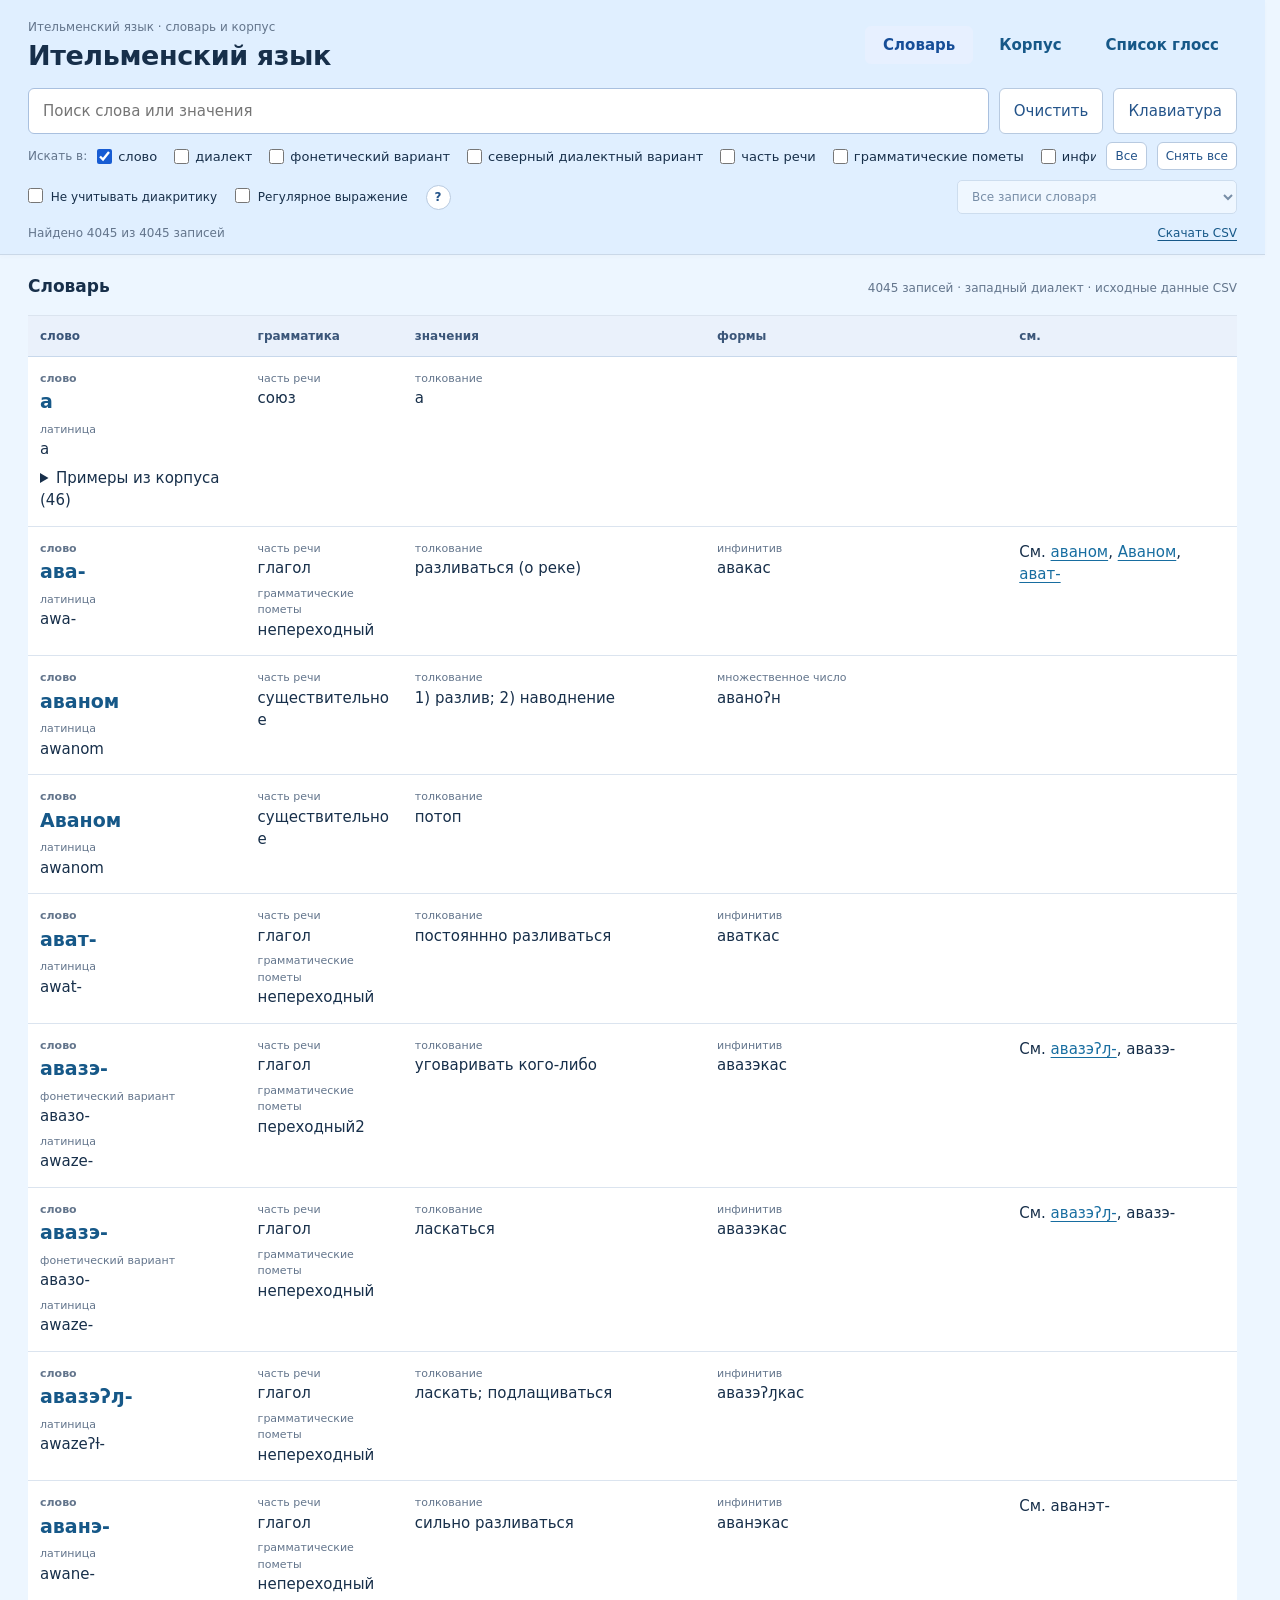
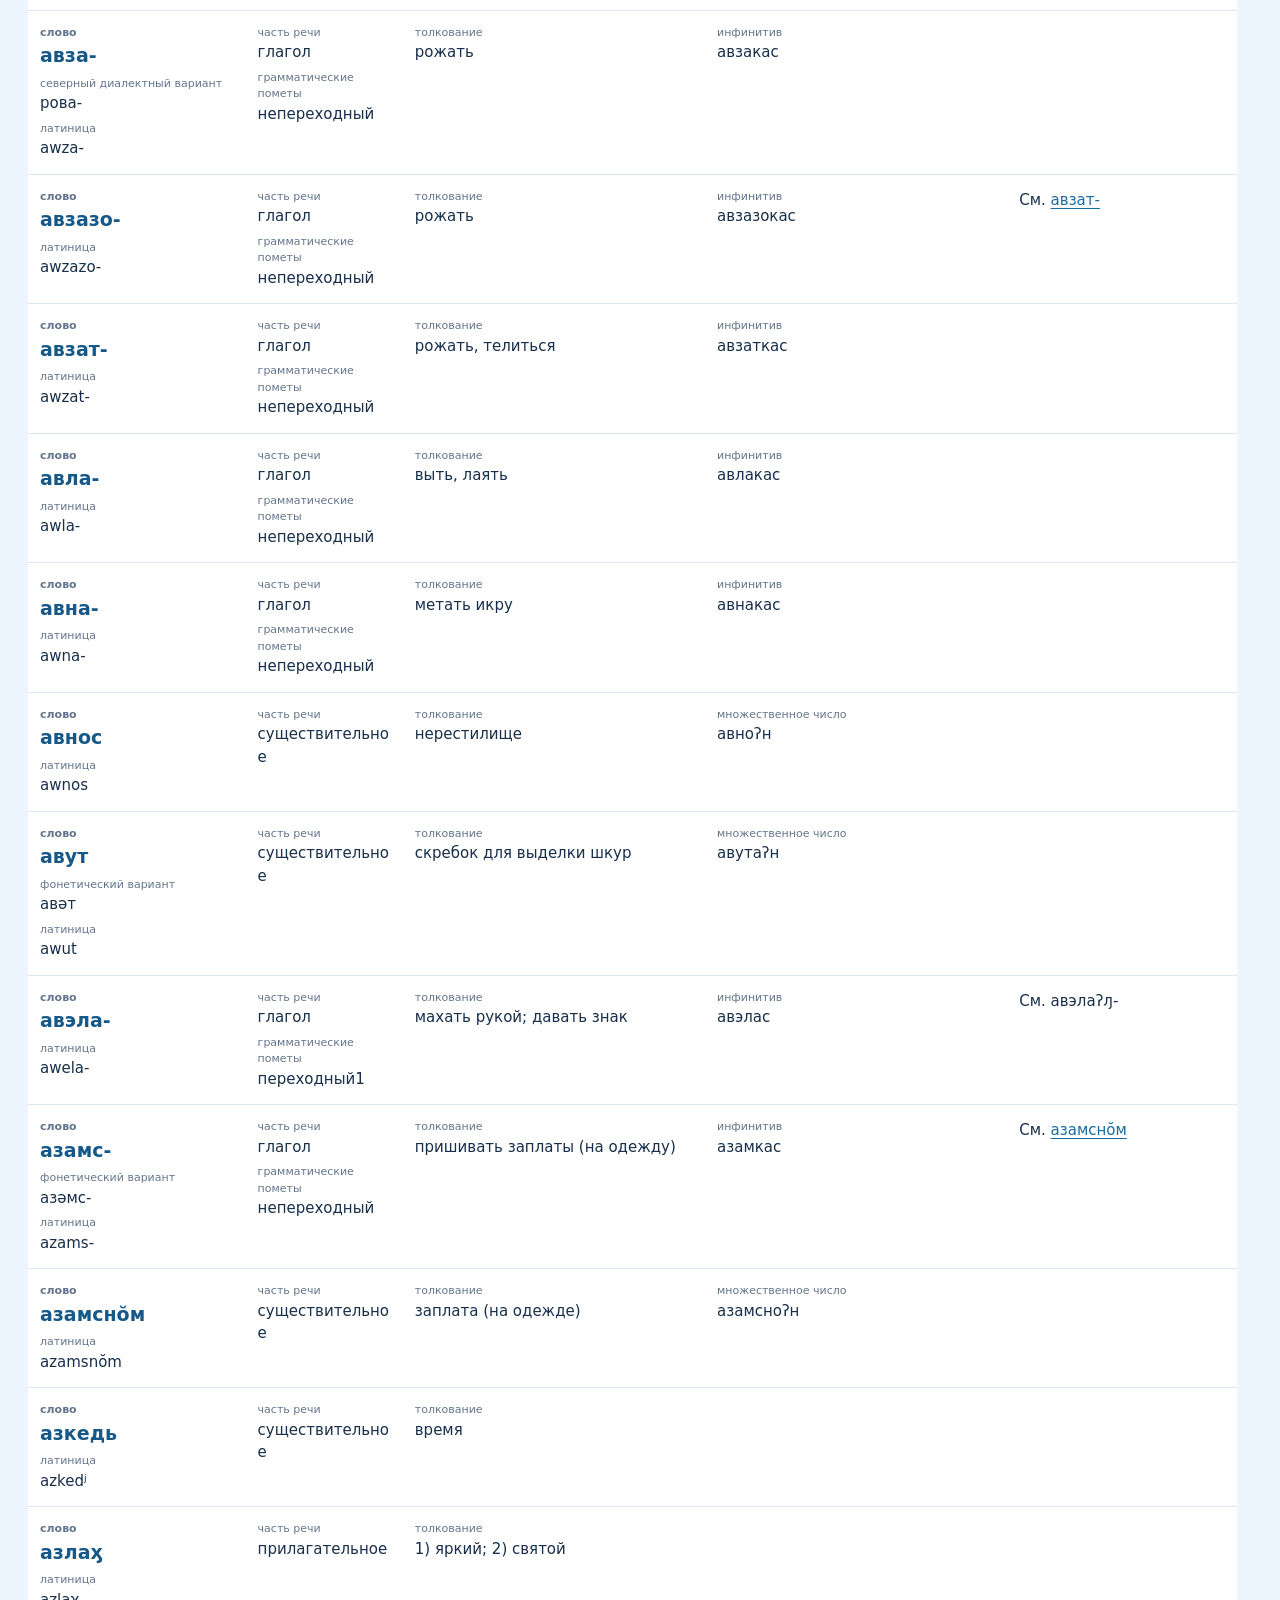
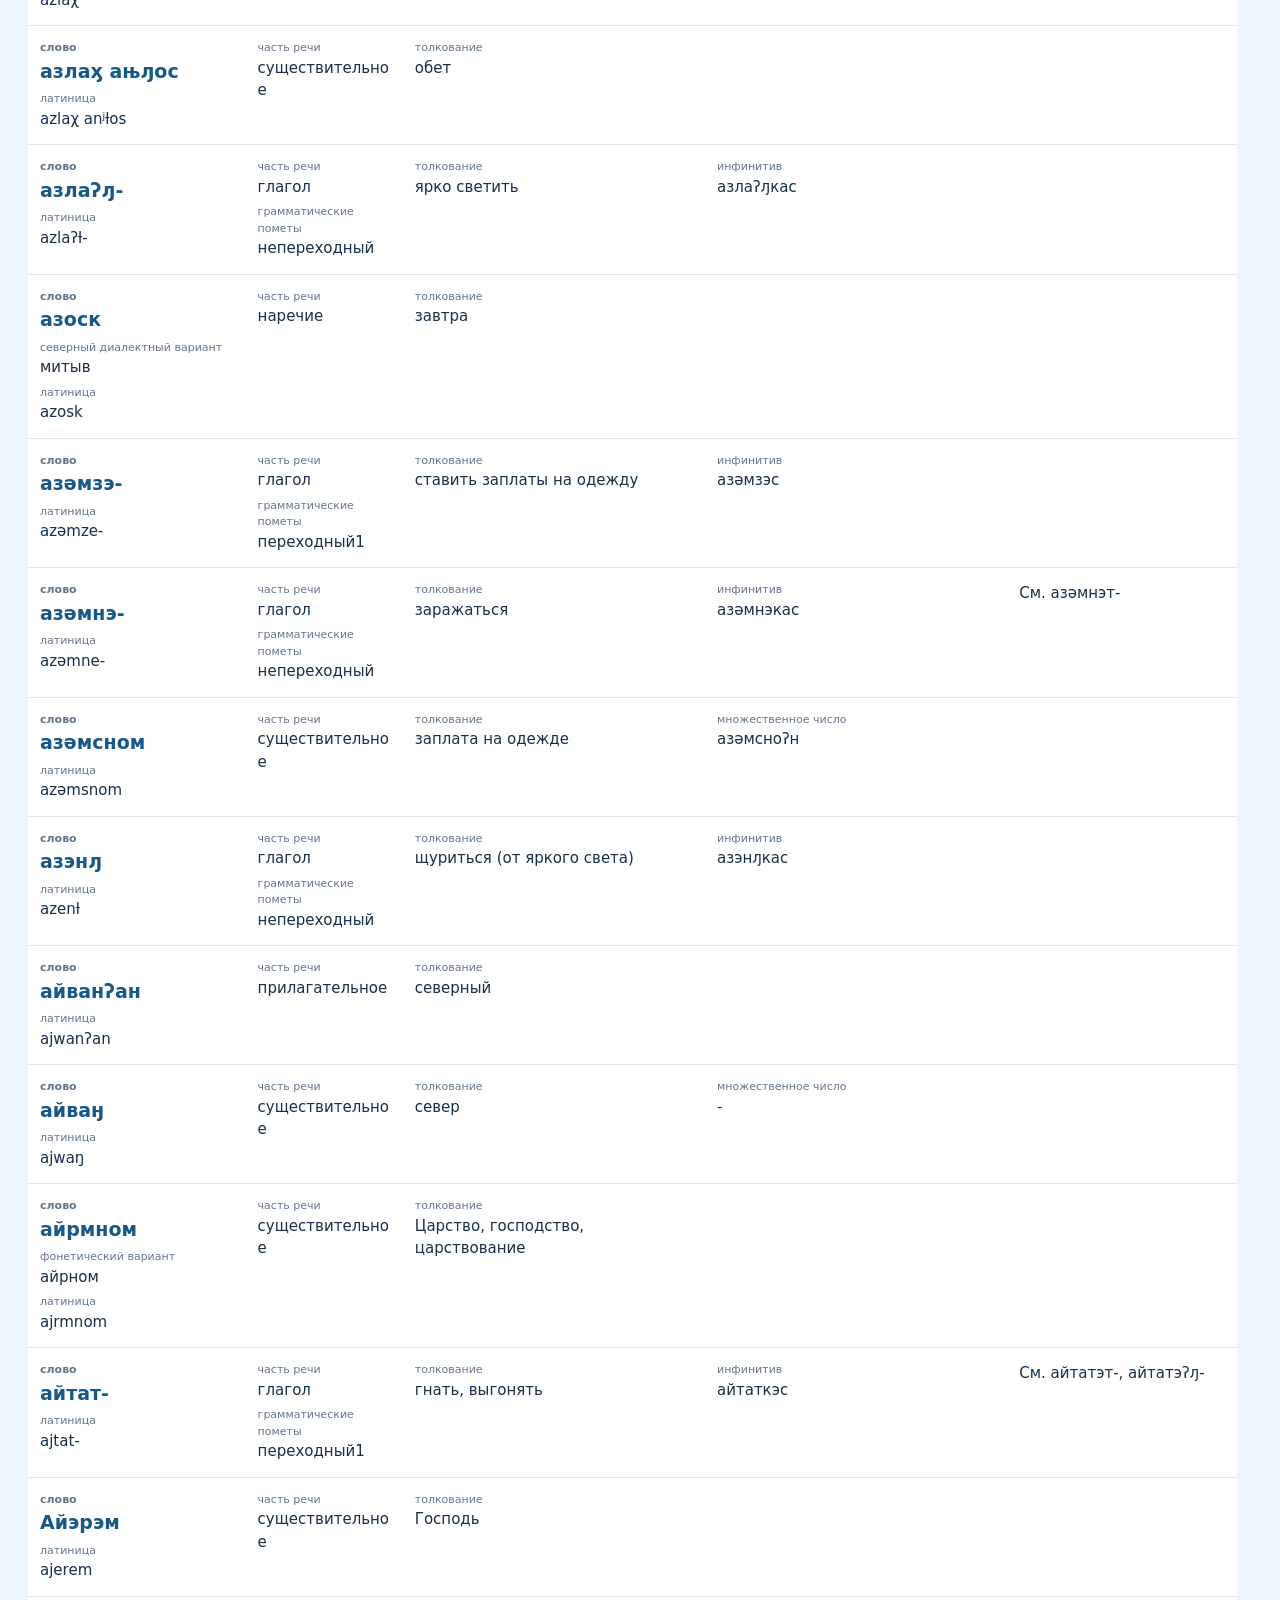
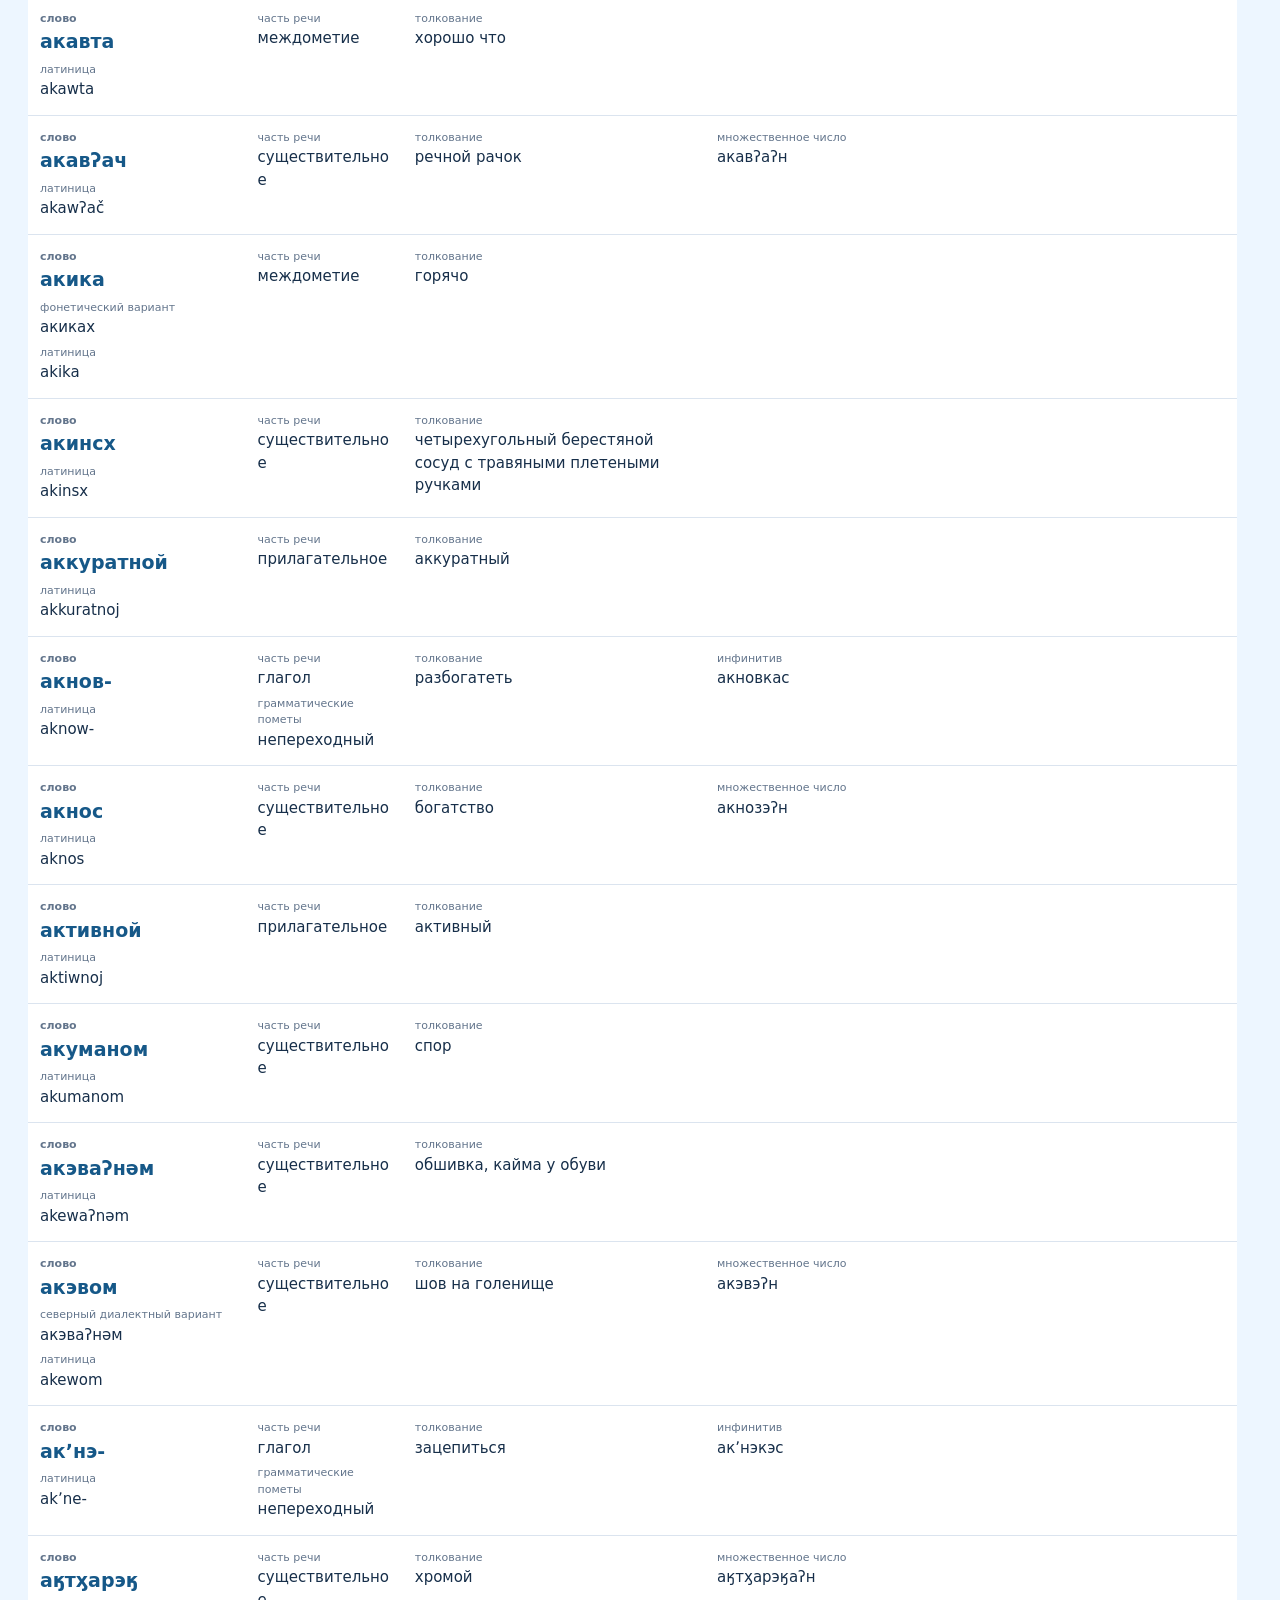
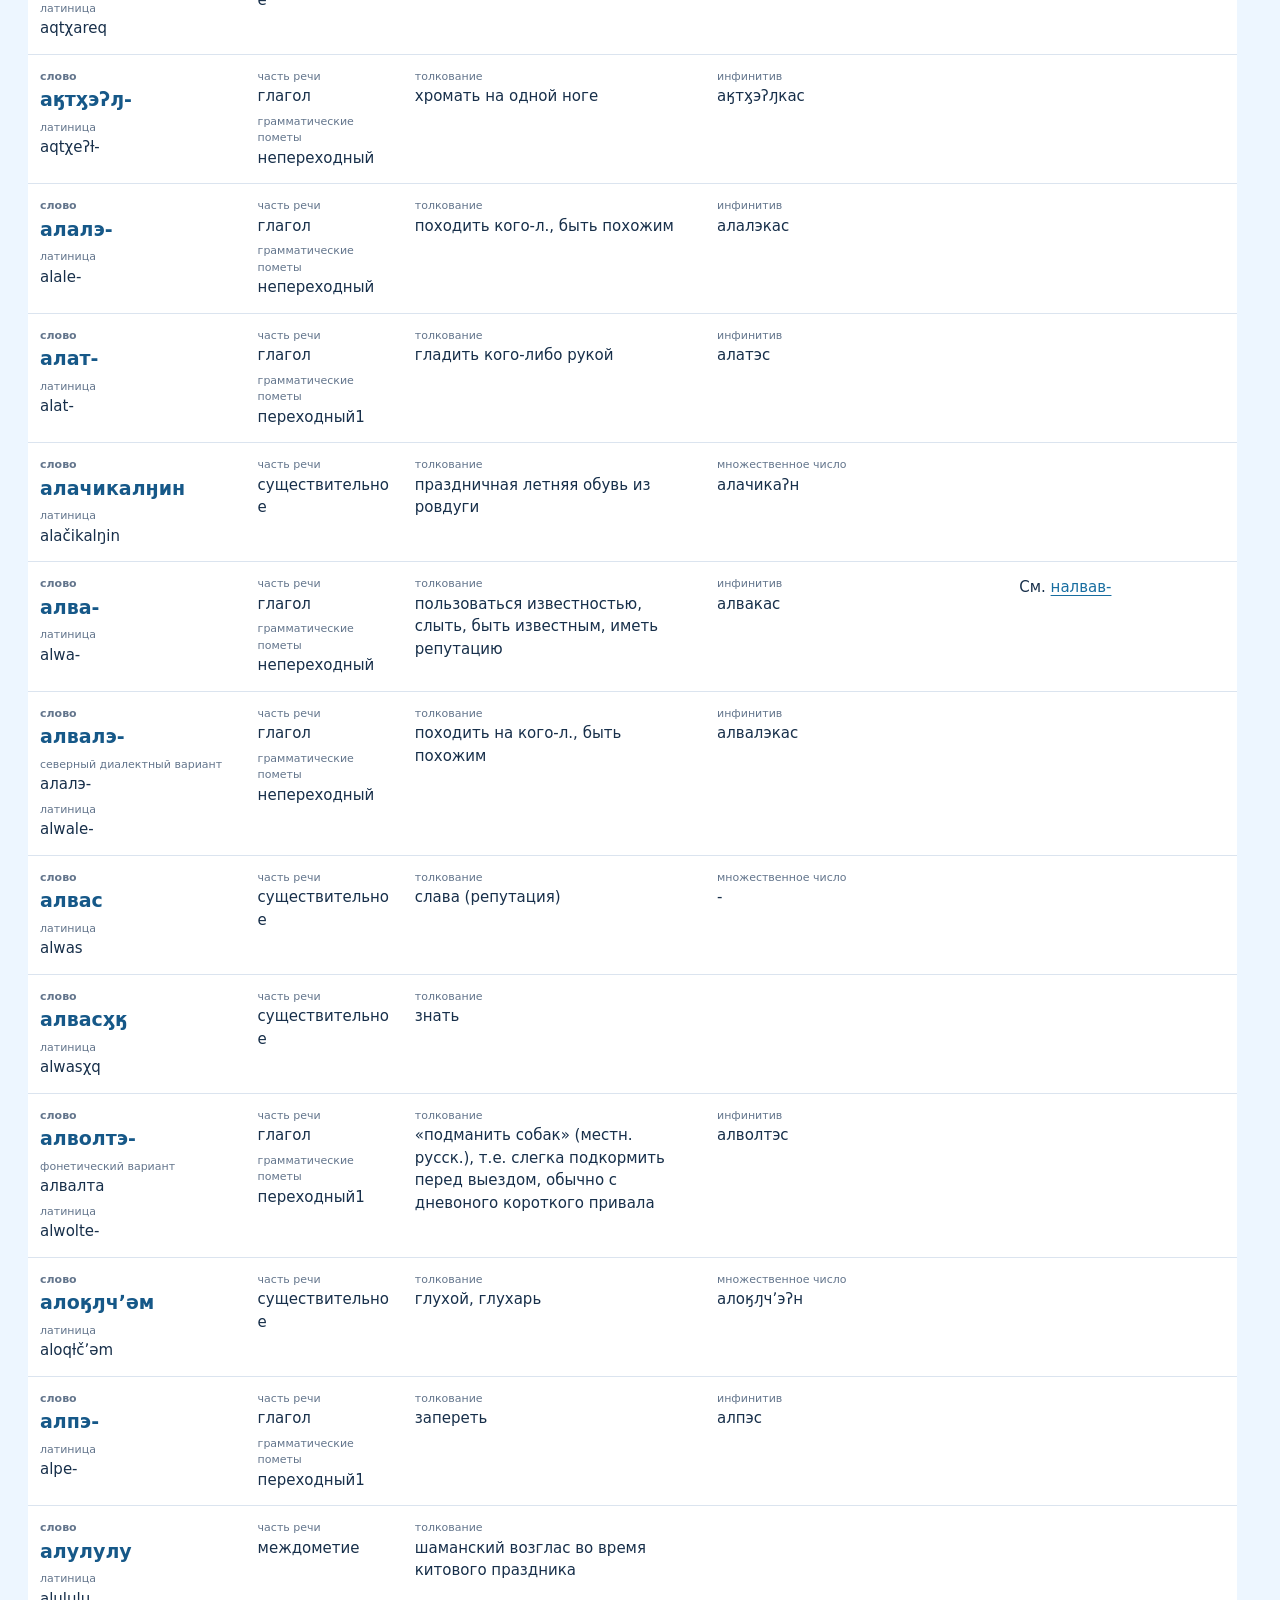
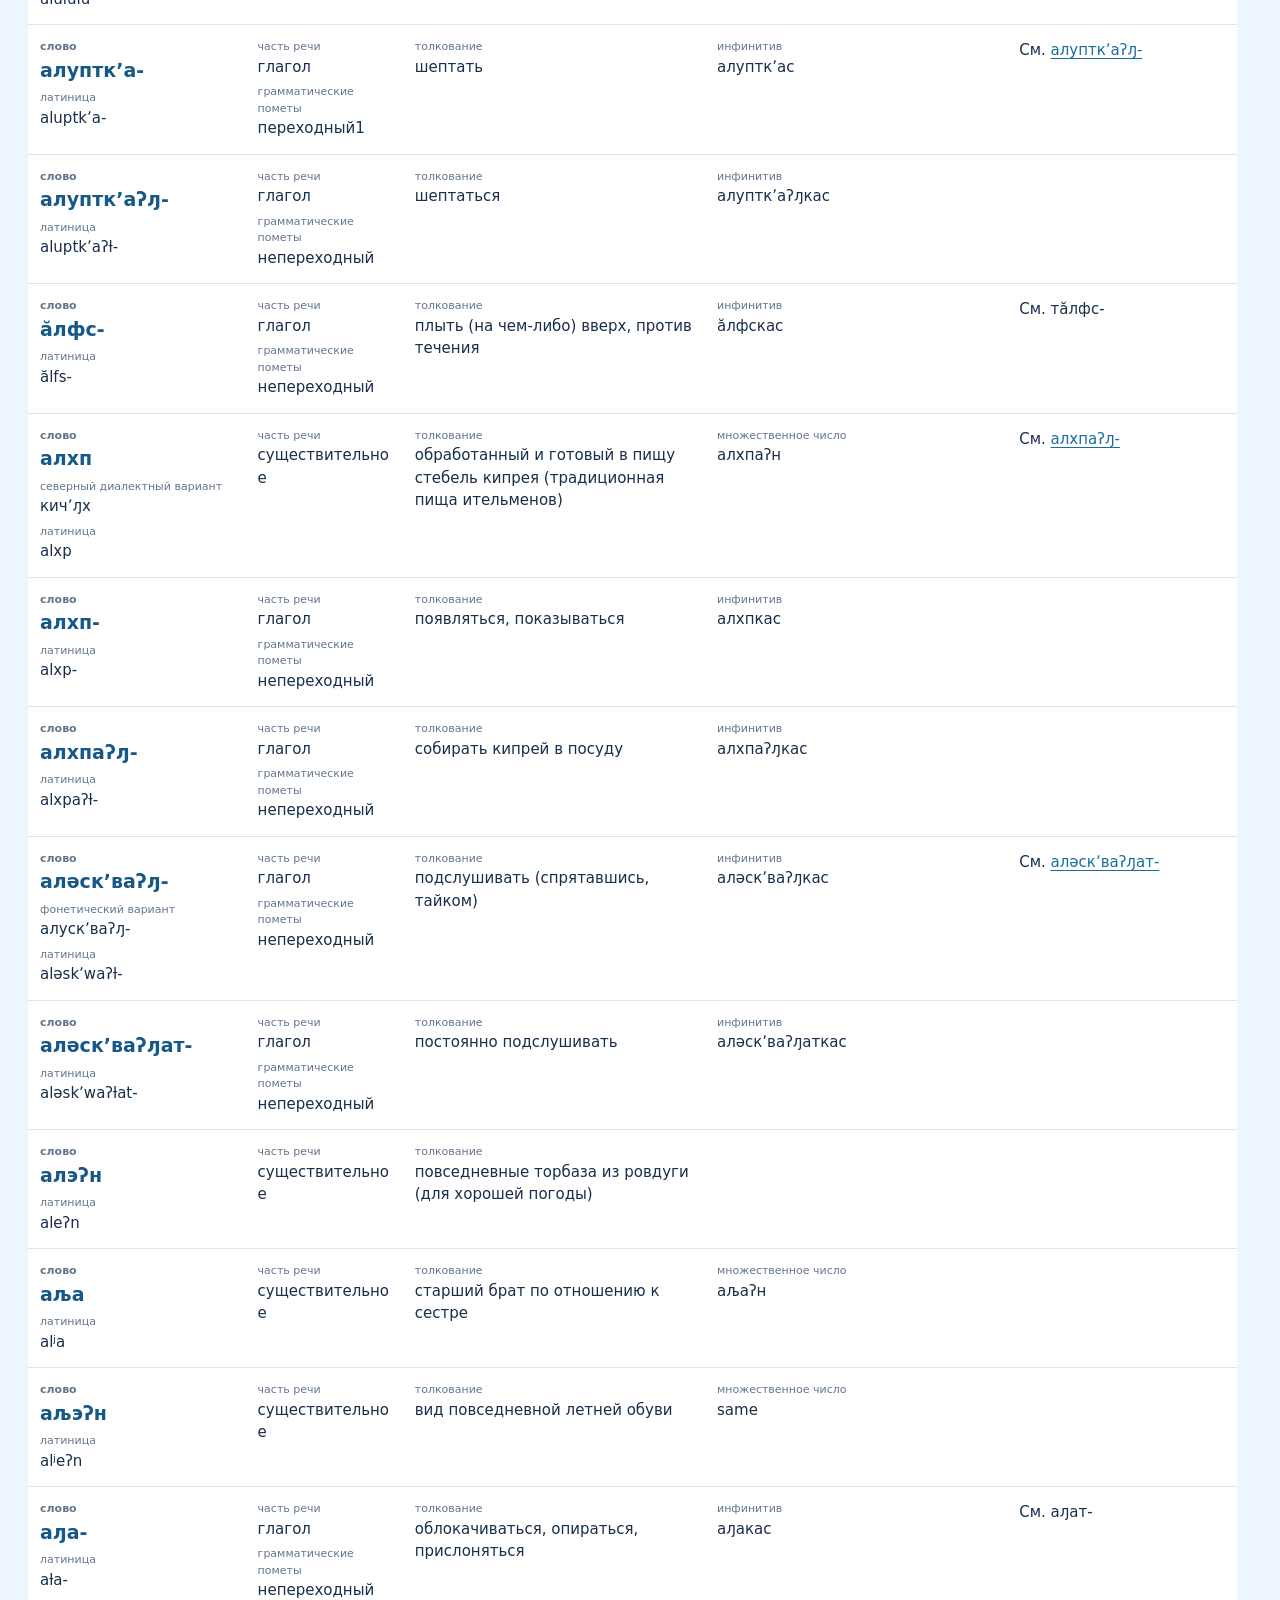
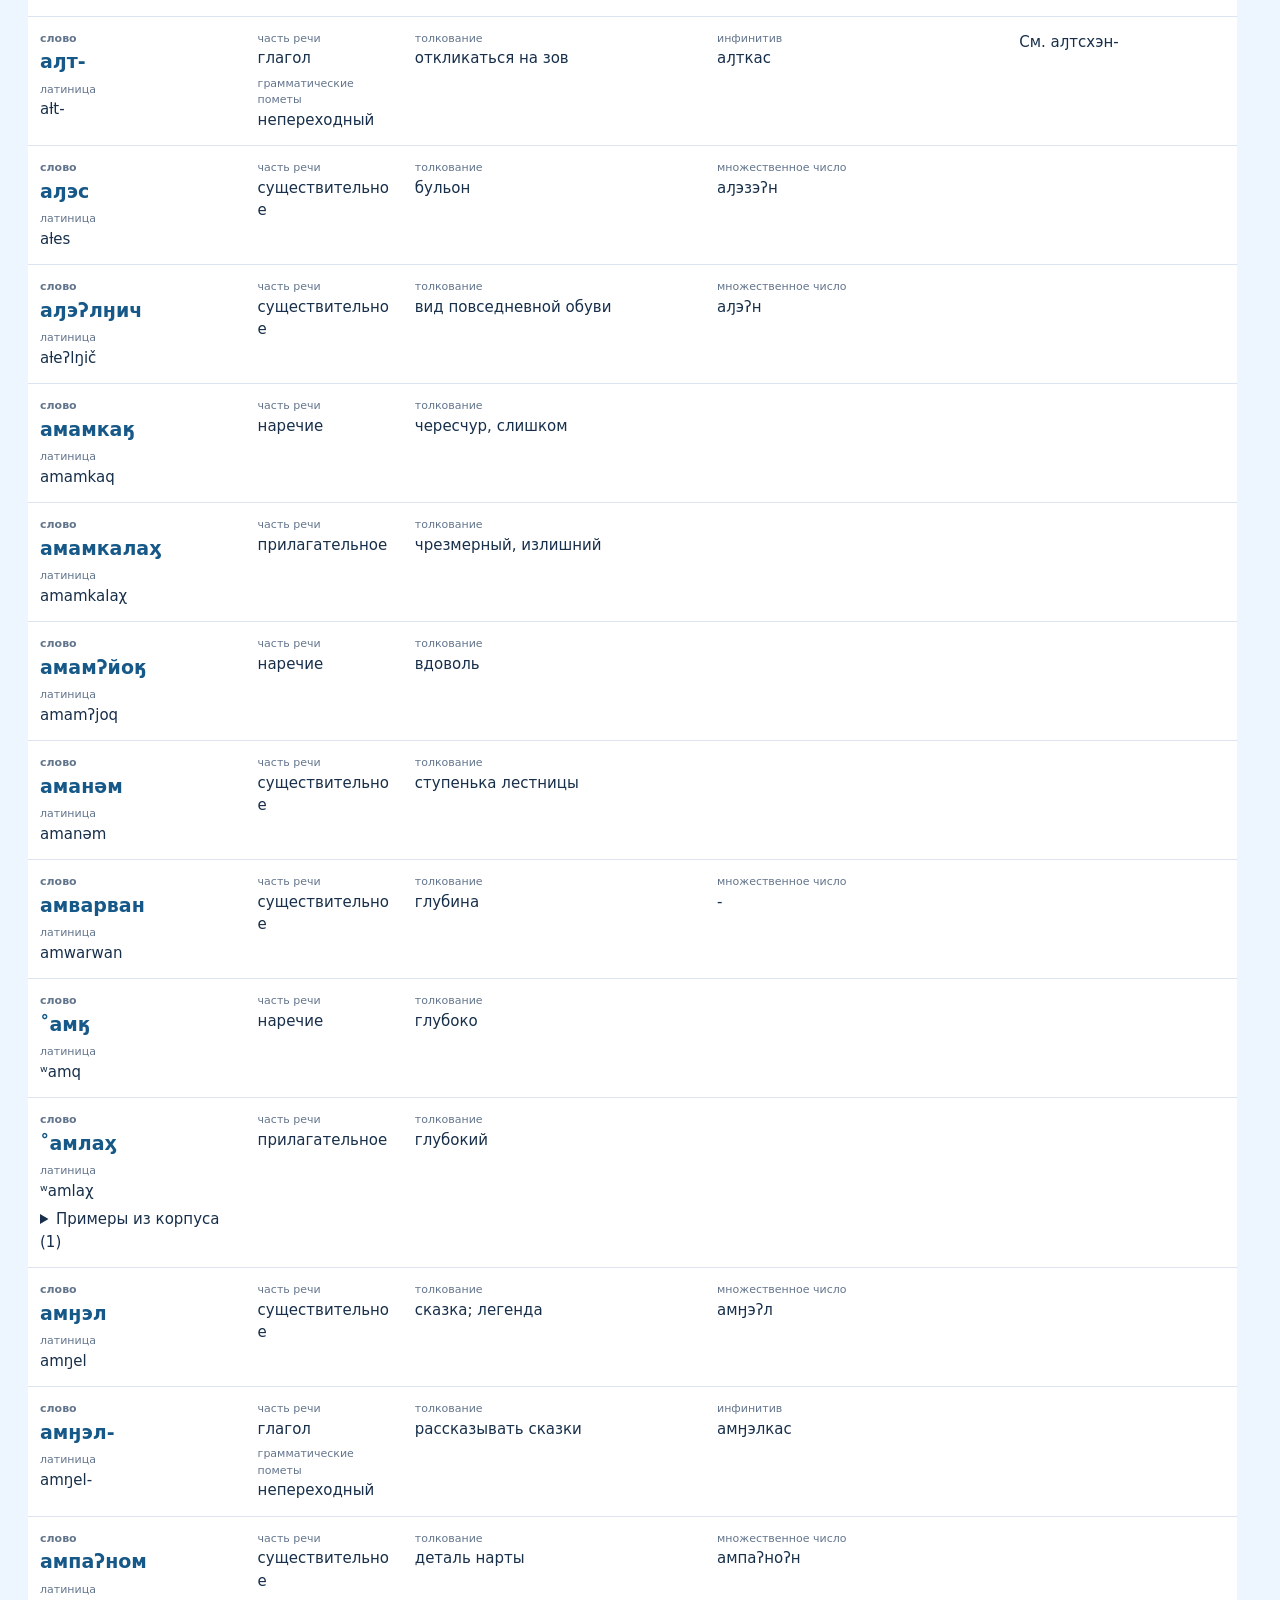
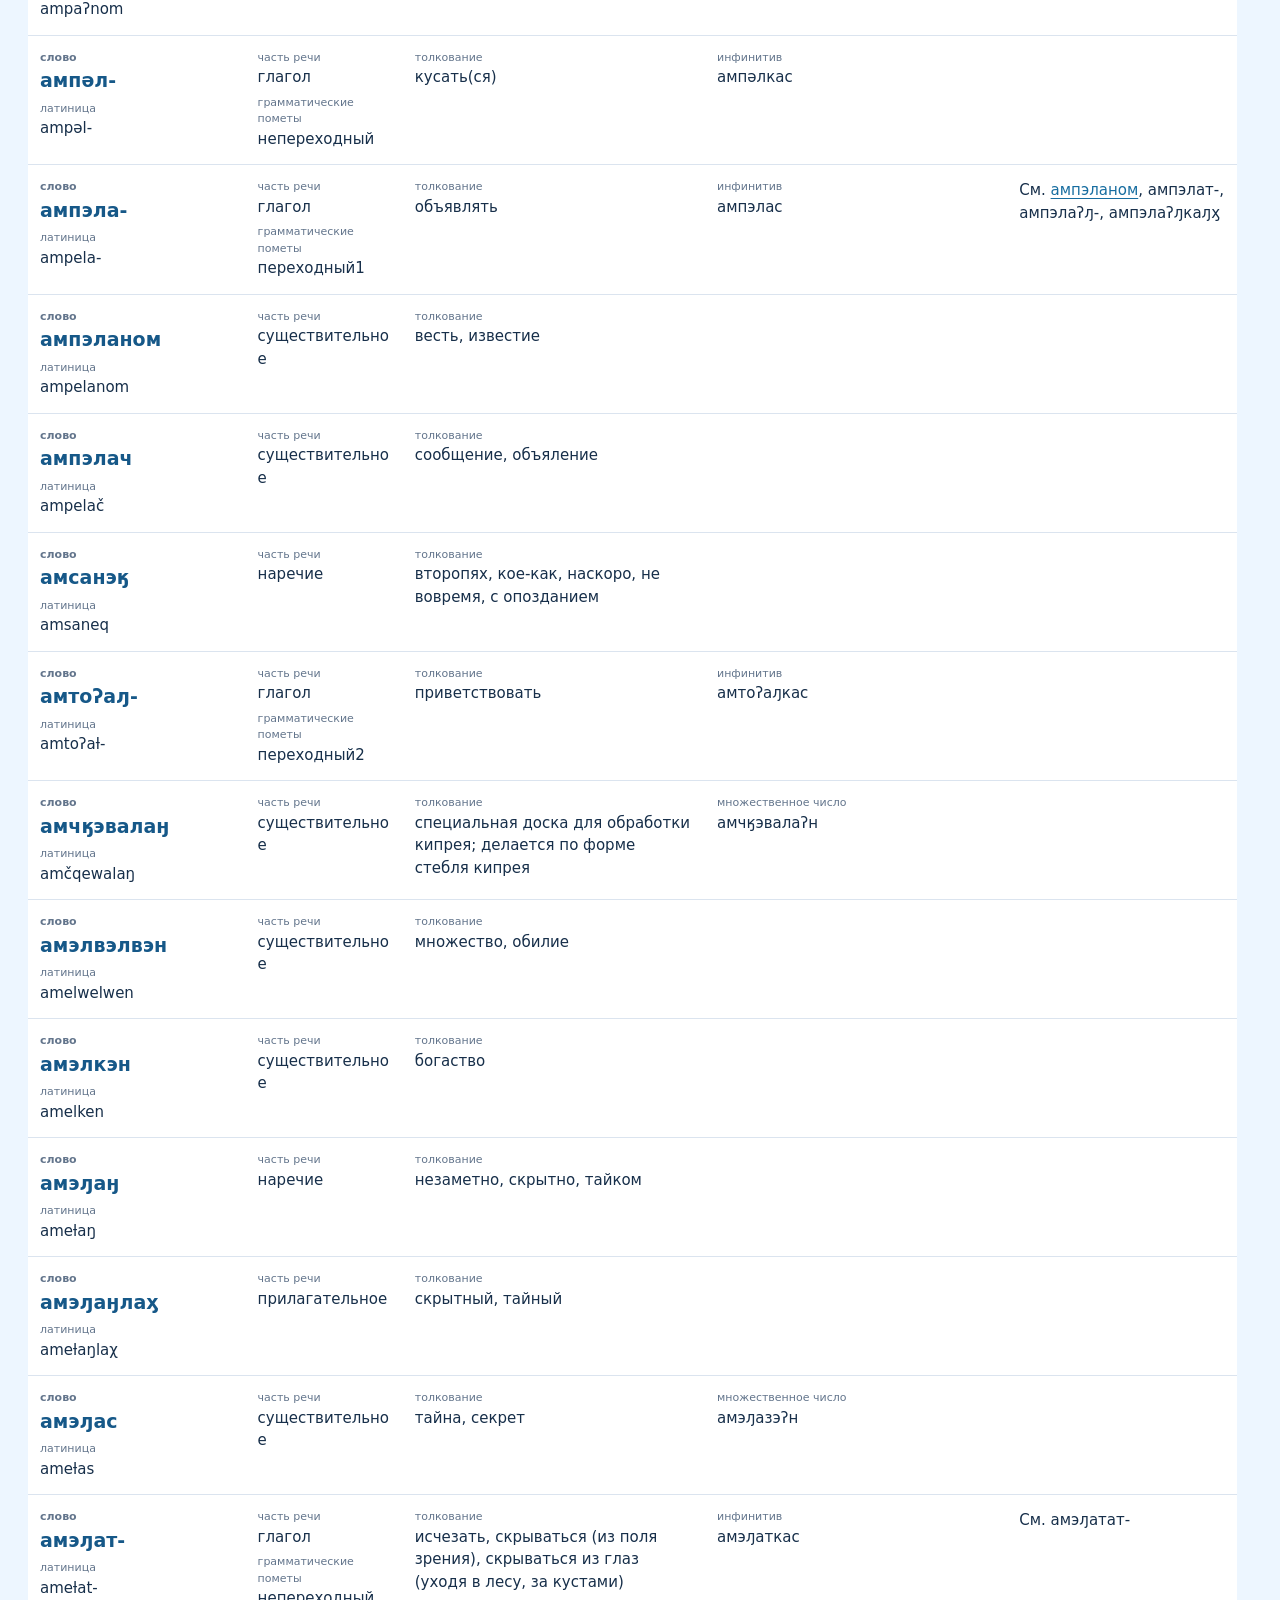
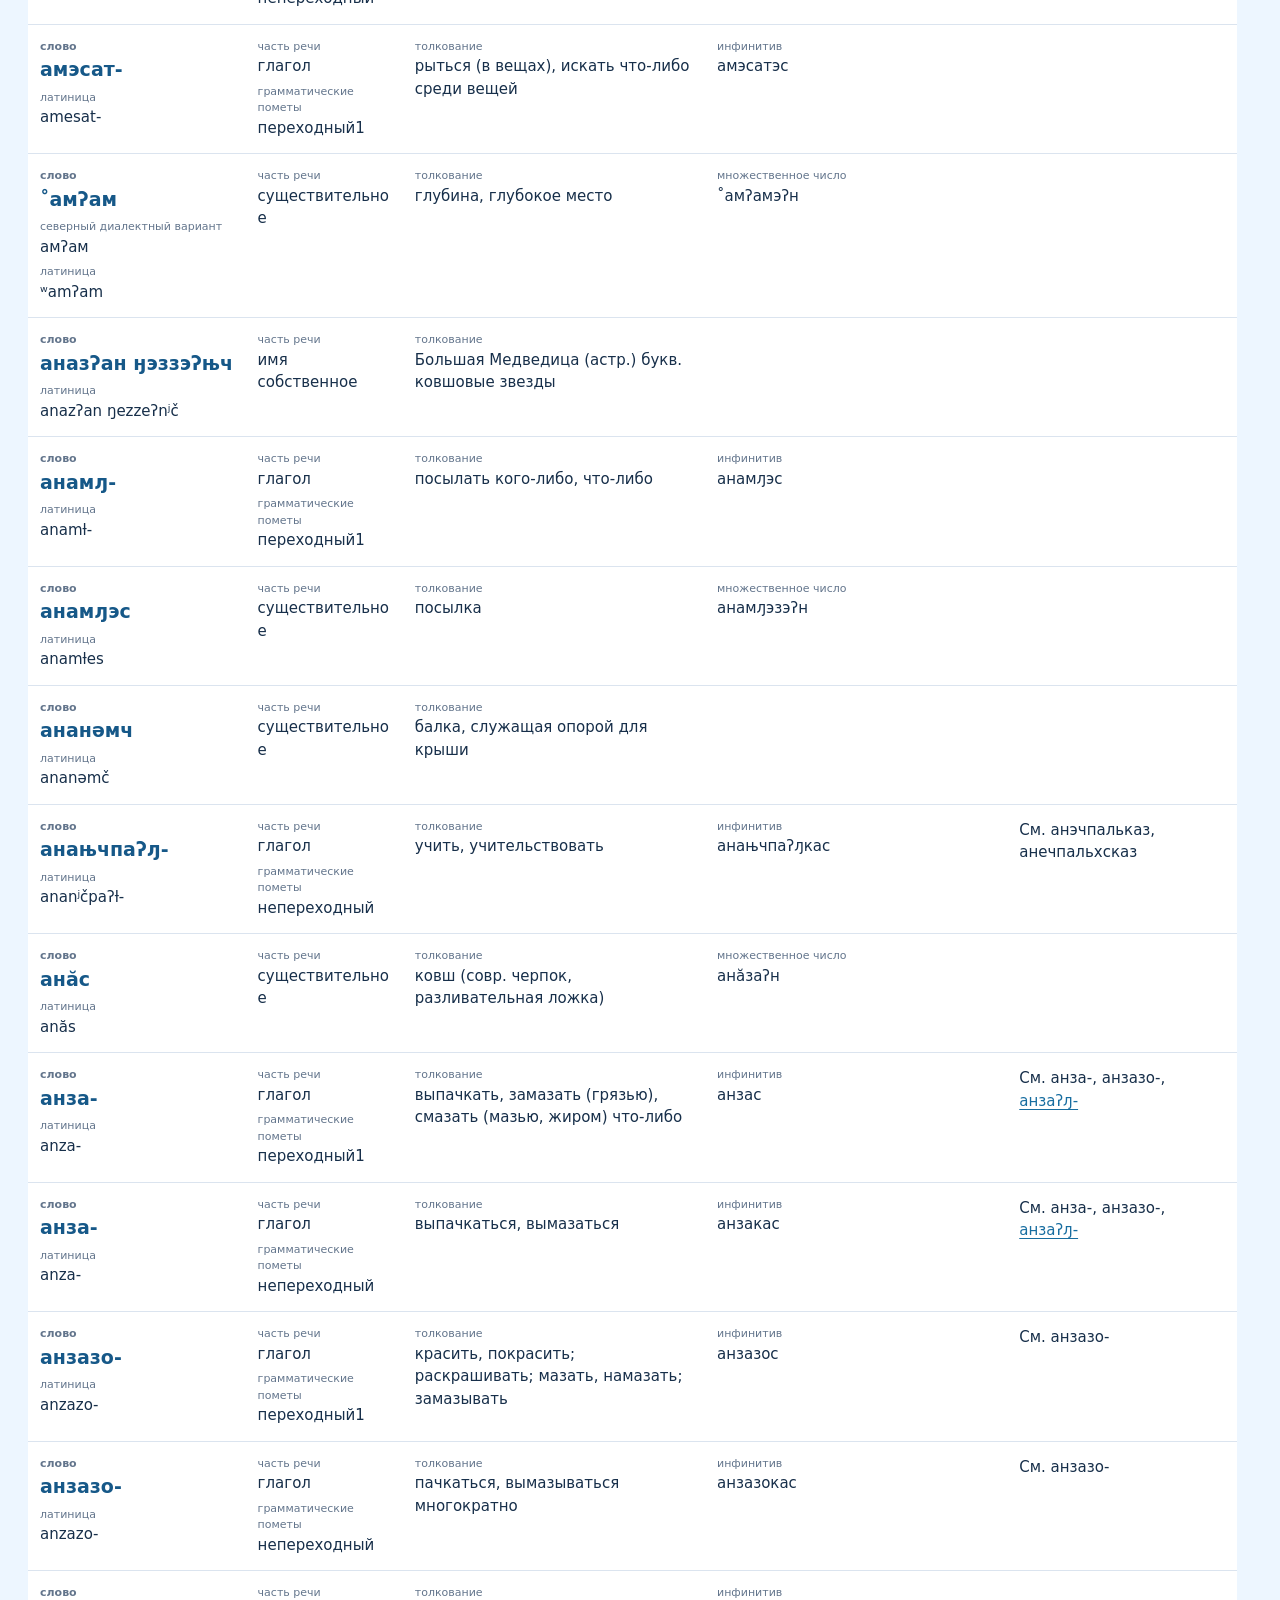
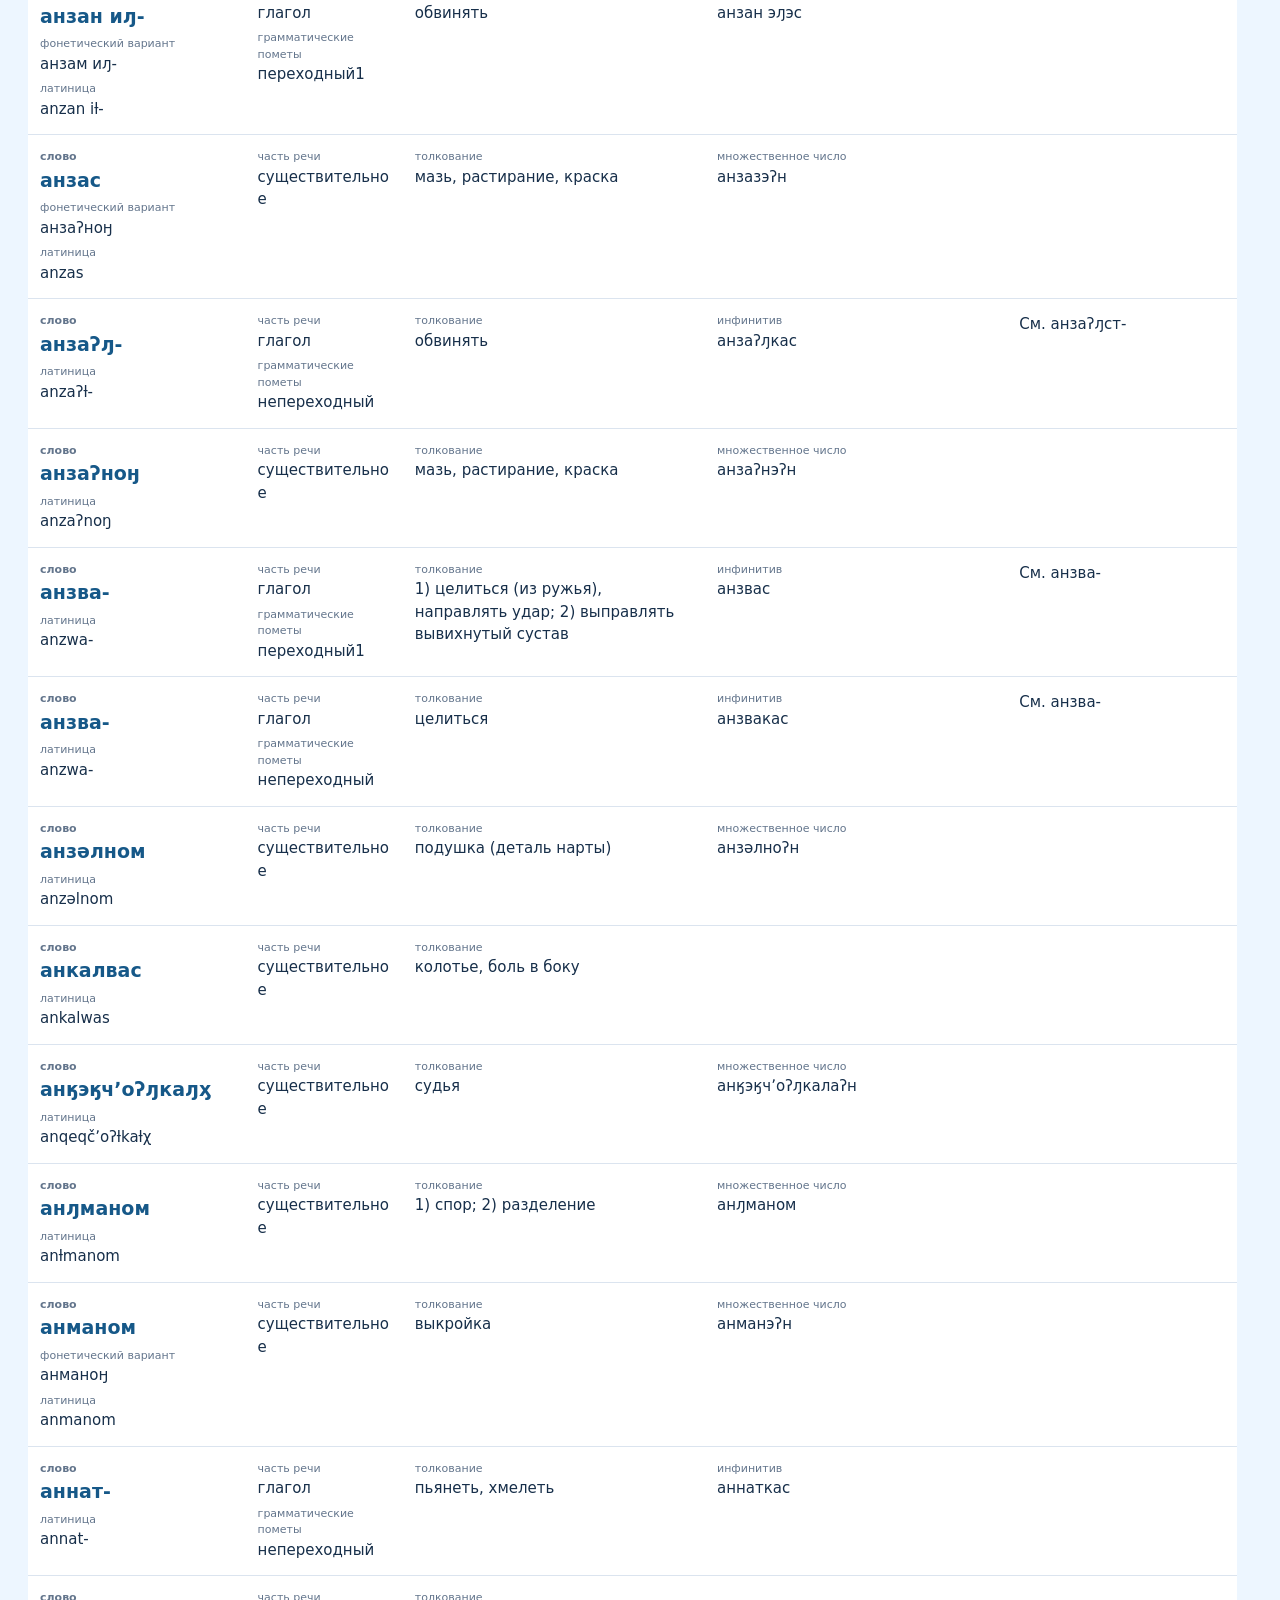
<file: docs/index.html>
<!doctype html>
<html lang="ru"><head><meta charset="utf-8"><meta name="viewport" content="width=device-width,initial-scale=1"><meta name="description" content="Словарь и корпус ительменского языка"><title>Ительменский язык · Словарь</title><link rel="stylesheet" href="assets/style.css?v=20261025"><link rel="stylesheet" href="assets/site-ui.css"><script defer src="assets/site-ui.js"></script><script defer src="assets/search.js?v=review2"></script><script defer src="assets/shared.js?v=review2"></script><script defer src="assets/app.js?v=review2"></script></head>
<body><header id="site-header"></header><main><noscript>Для поиска включите JavaScript. <a href="index.html">Словарь</a> ·  <a href="corpus.html">Корпус</a></noscript><div class="page-intro"><h2>Словарь</h2><p id="data-summary">Загрузка данных…</p></div><div id="error" role="alert" hidden></div><table class="data-table dictionary-table"><caption class="sr-only">Словарь ительменского языка</caption><colgroup><col style="width:18%"><col style="width:13%"><col style="width:25%"><col style="width:25%"><col style="width:19%"></colgroup><thead><tr><th scope="col">слово</th><th scope="col">грамматика</th><th scope="col">значения</th><th scope="col">формы</th><th scope="col">см.</th></tr></thead><tbody id="rows"></tbody></table><div id="empty" hidden><p>Ничего не найдено</p><button id="reset" type="button">Очистить запрос</button></div><div id="more-wrap"><button id="more" type="button" hidden>Показать ещё 150 записей</button><p id="shown"></p></div></main><footer>Ительменский язык · <a href="index.html">Словарь</a> ·  <a href="corpus.html">Корпус</a></footer><dialog id="search-help" aria-label="Подсказки по поиску"></dialog></body></html>
</file>
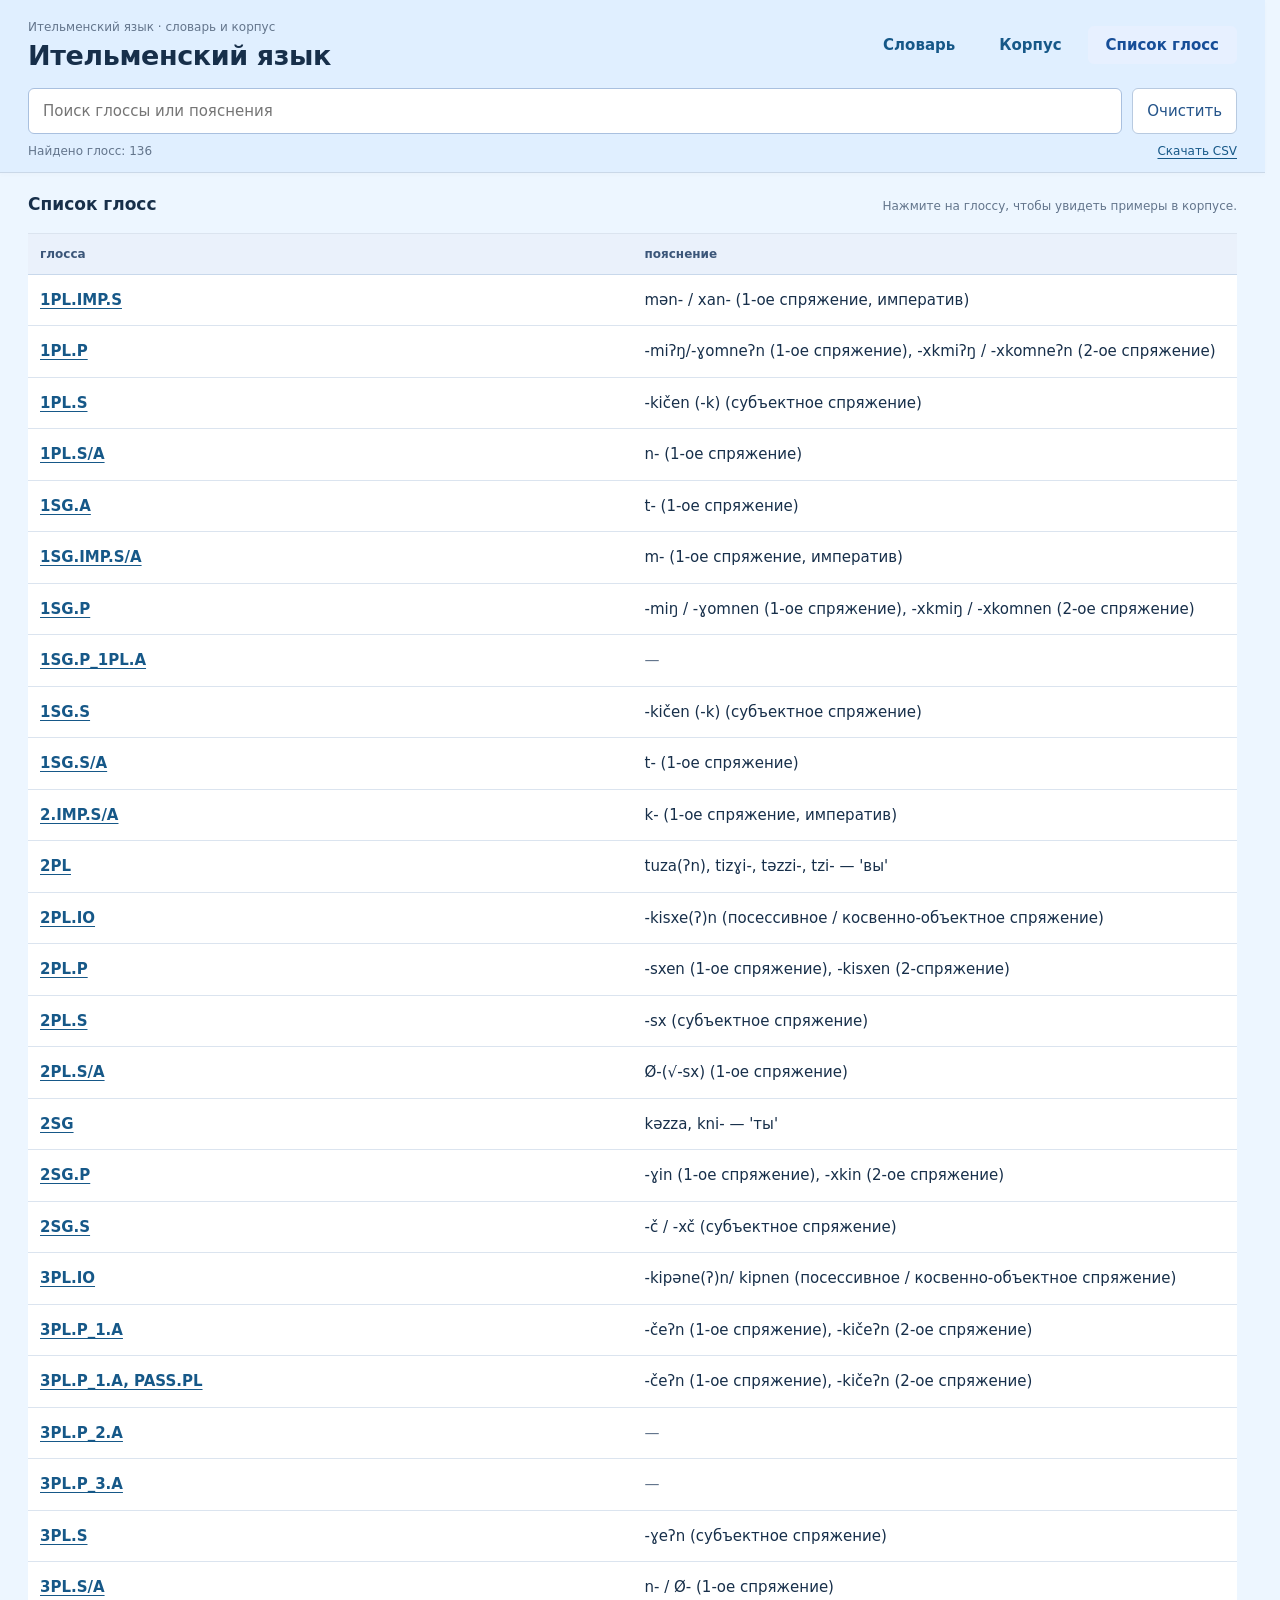
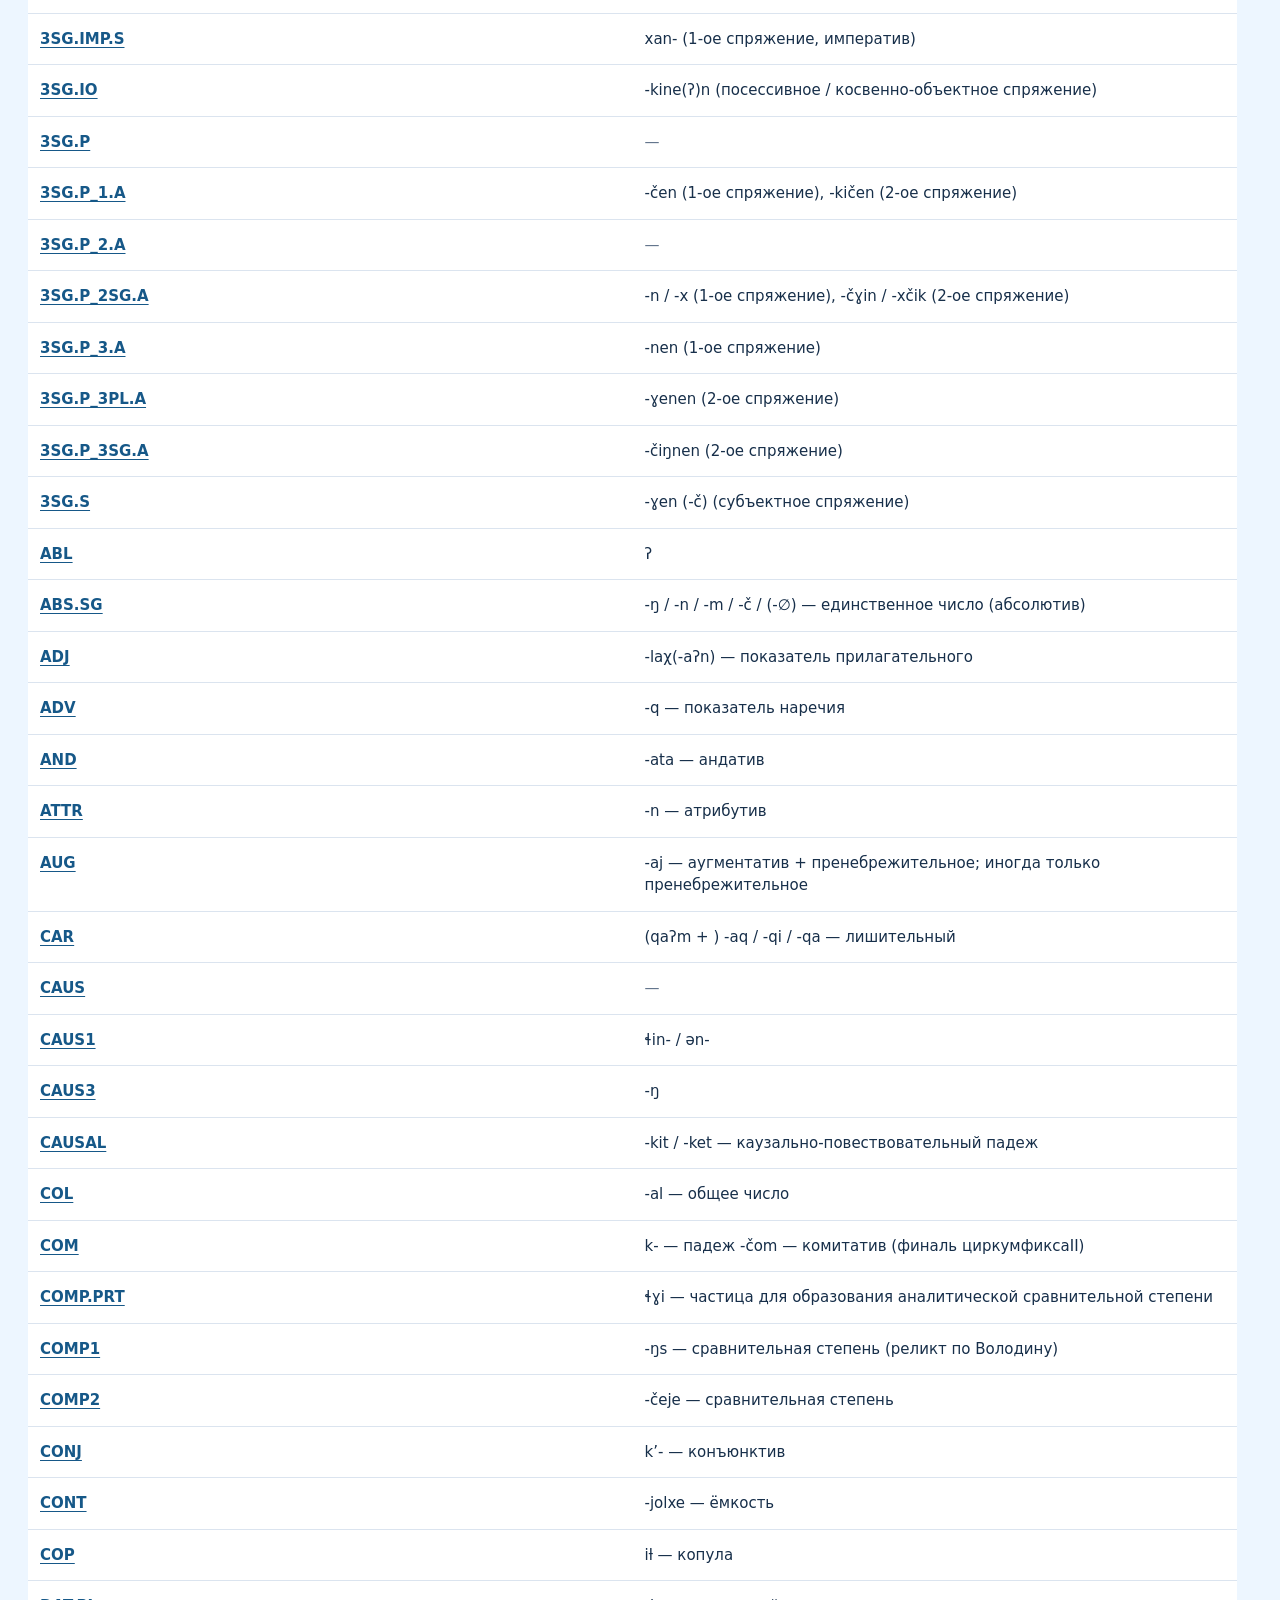
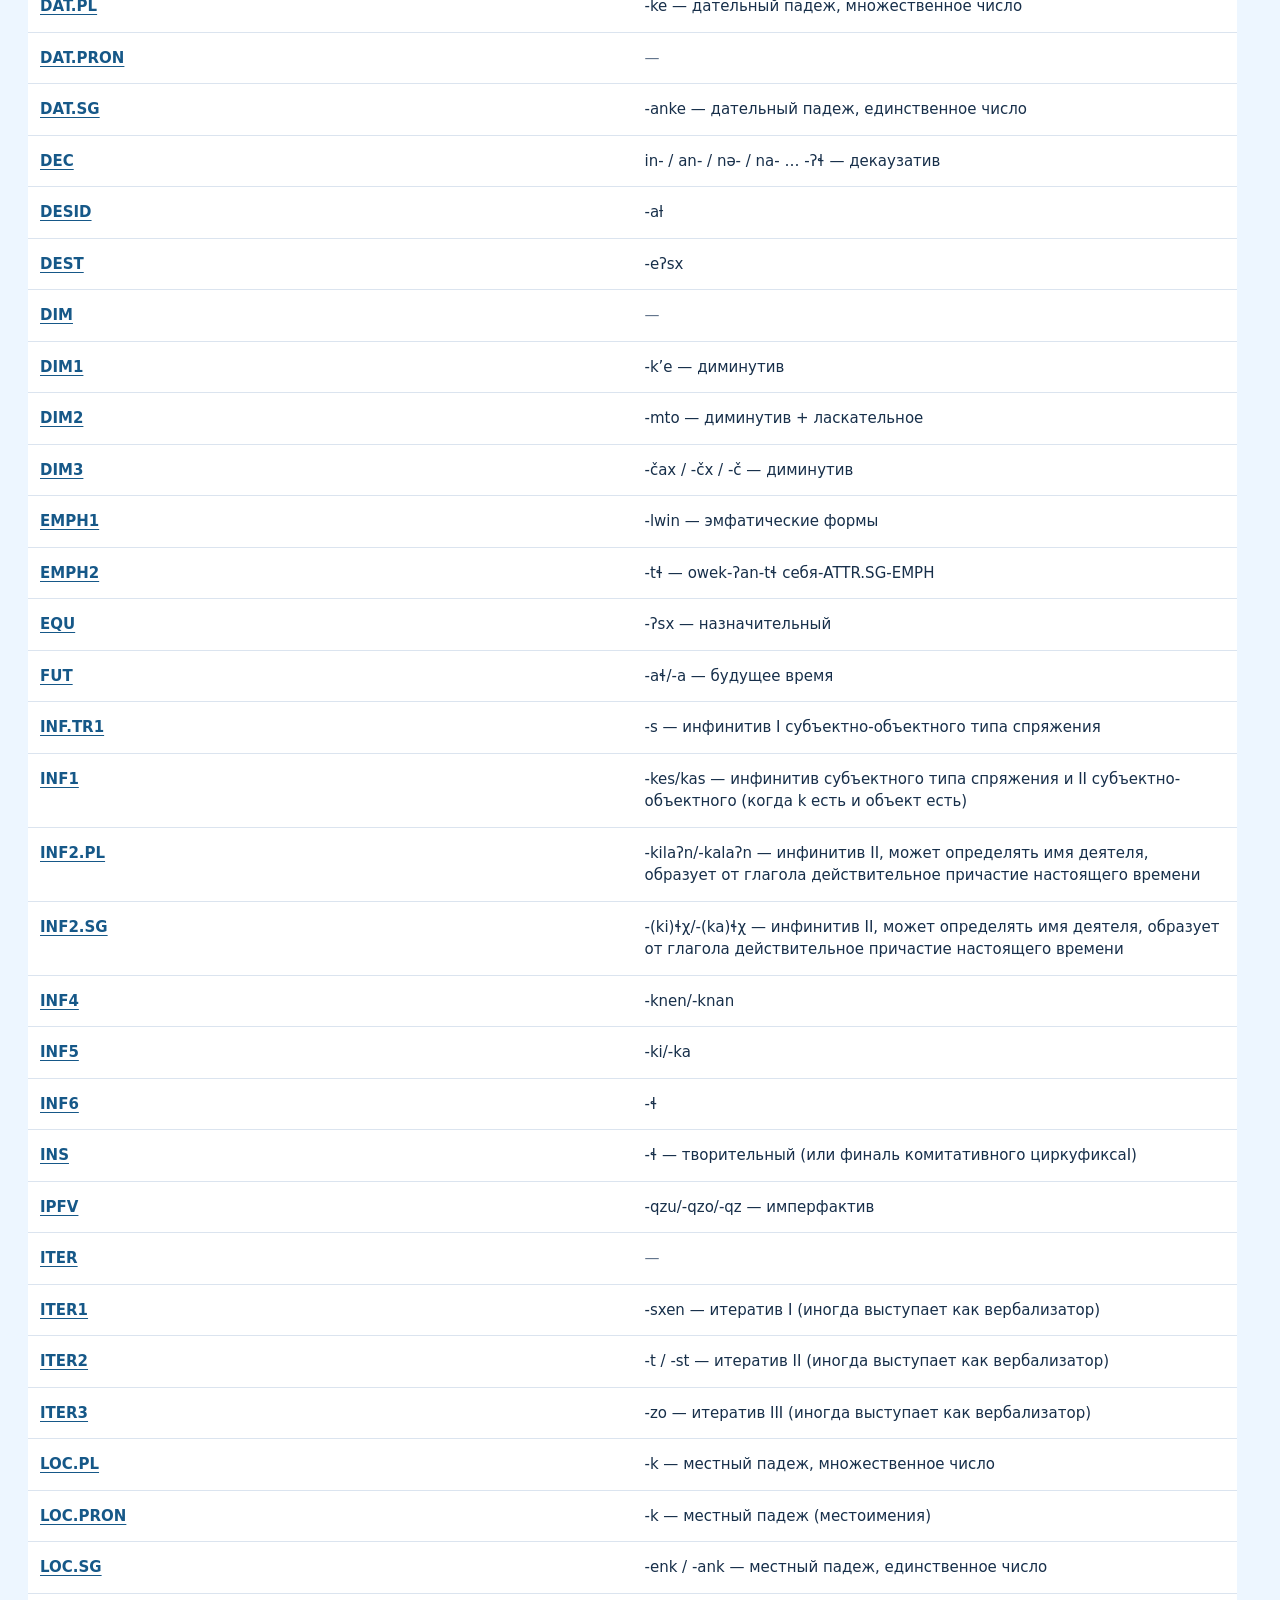
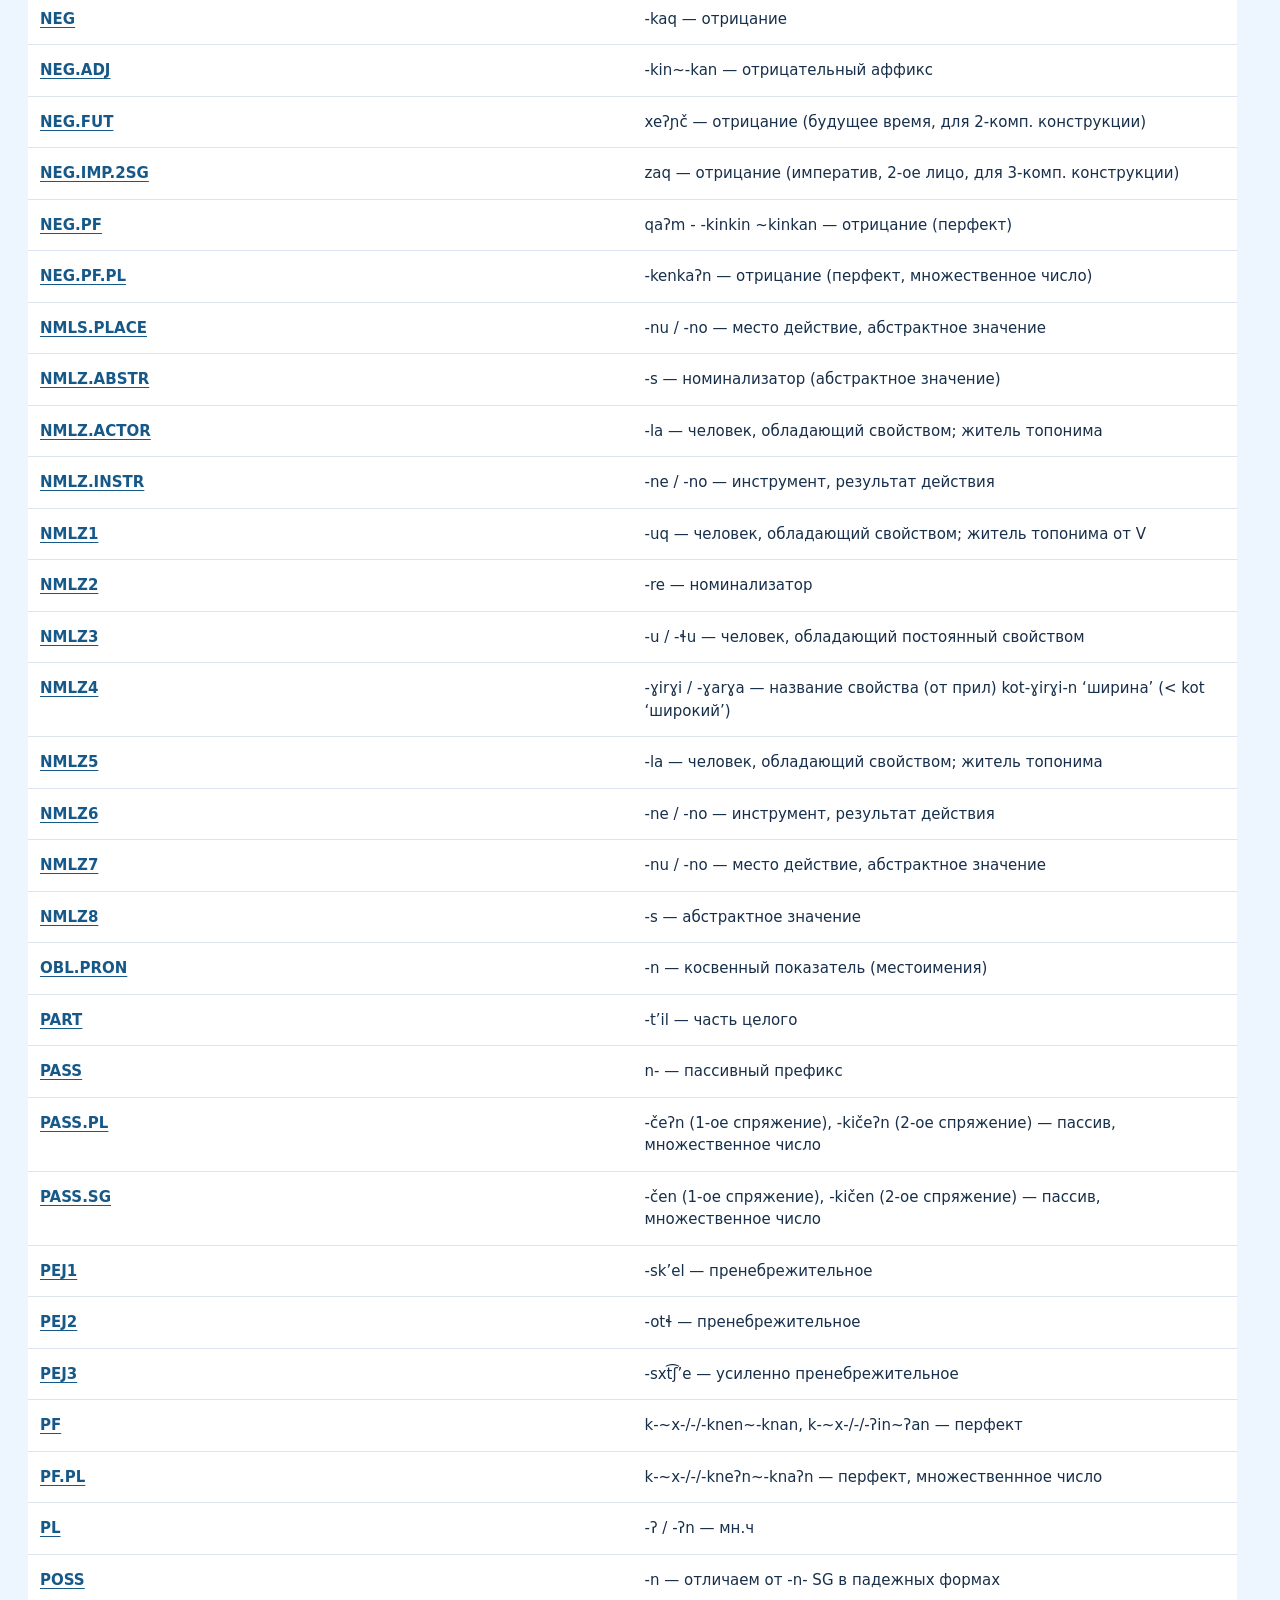
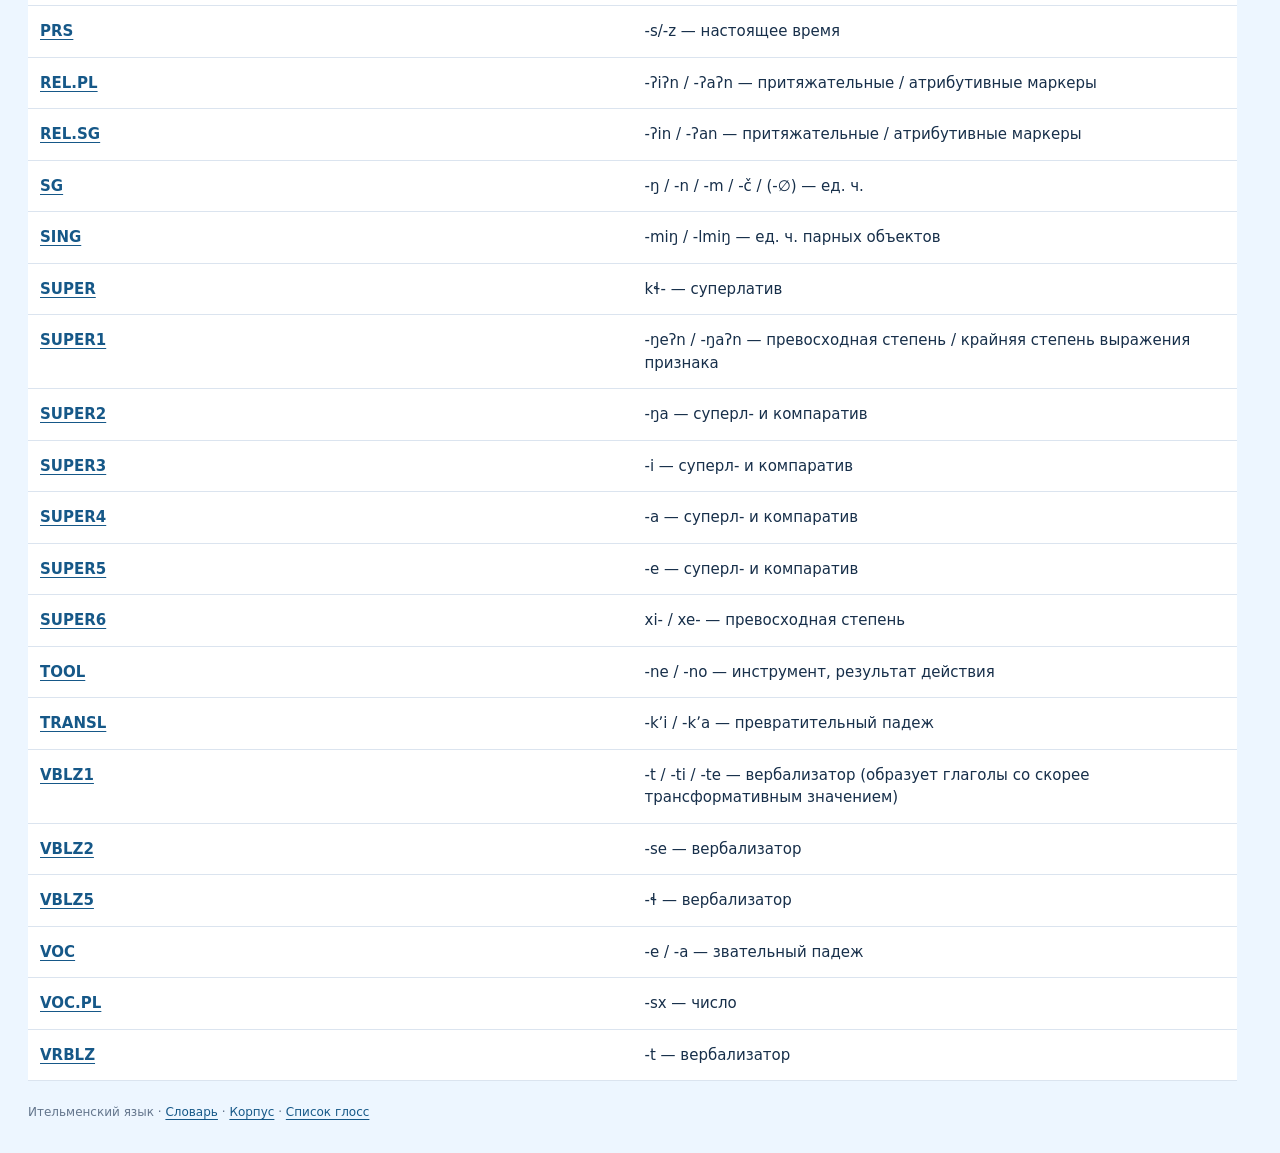
<file: docs/glossary.html>
<!doctype html>
<html lang="ru"><head><meta charset="utf-8"><meta name="viewport" content="width=device-width,initial-scale=1"><title>Ительменский язык · Список глосс</title>
<link rel="stylesheet" href="assets/style.css"><link rel="stylesheet" href="assets/site-ui.css"><script defer src="assets/site-ui.js"></script><script defer src="assets/search.js"></script><script defer src="assets/glossary.js"></script></head>
<body><header id="site-header"><div class="header-inner"><div id="brand"></div><div class="search-row"><label for="query" class="sr-only">Поиск глоссы или пояснения</label><input type="search" id="query" placeholder="Поиск глоссы или пояснения"><button id="clear">Очистить</button></div><div class="status-row"><span id="status" role="status"></span><a href="data/glossary.csv" download>Скачать CSV</a></div></div></header>
<main><div class="page-intro"><h2>Список глосс</h2><p>Нажмите на глоссу, чтобы увидеть примеры в корпусе.</p></div><table class="data-table gloss-table"><thead><tr><th>глосса</th><th>пояснение</th></tr></thead><tbody id="rows"></tbody></table></main><footer></footer></body></html>
</file>
<file: docs/assets/style.css>
:root{color-scheme:light;--ink:#233247;--muted:#63758c;--line:#dbe4ef;--accent:#175cd3;--paper:#fff;--soft:#f4f7fb;--header-height:251px}*{box-sizing:border-box}html{overflow-y:scroll;scrollbar-gutter:stable}body{margin:0;background:var(--soft);color:var(--ink);font:15px/1.5 "Segoe UI","Noto Sans","DejaVu Sans",Arial,sans-serif}a{color:var(--accent);text-underline-offset:3px}button,input,select{font:inherit}button,a,input,select{-webkit-tap-highlight-color:transparent}button{border:1px solid #b8cae0;background:white;color:#24548a;border-radius:6px;padding:9px 14px;cursor:pointer}button:hover{background:#edf4ff}button:disabled,select:disabled{opacity:.65;cursor:default}:focus-visible{outline:3px solid #7ba7e2;outline-offset:3px}input[type=checkbox]{accent-color:var(--accent);width:15px;height:15px;vertical-align:-2px;margin:0 4px 0 0;flex:none}#site-header{position:sticky;top:0;z-index:5;background:#fff;border-bottom:1px solid #cad8e8;box-shadow:0 2px 5px #19365405}.header-inner{max-width:1760px;margin:auto;padding:18px 28px 12px}.brand-row{display:flex;justify-content:space-between;align-items:center;gap:20px;margin-bottom:16px}h1{font-size:27px;line-height:1.2;margin:0;letter-spacing:-.4px}.eyebrow{margin:0 0 4px;color:var(--muted);font-size:12px}nav{display:flex;gap:8px;flex:none}nav a{padding:8px 18px;border-radius:6px;text-decoration:none;font-weight:600}nav a[aria-current=page]{background:#e7f0ff;color:#174e98}nav a:hover{background:#f1f5fb}.search-row{display:flex;gap:10px}input[type=search]{width:100%;min-width:0;padding:11px 14px;border:1px solid #a9c0df;border-radius:6px;background:#fff;color:var(--ink);height:46px}input[aria-invalid=true]{border-color:#b74242}.filter-row{display:flex;align-items:center;gap:10px;height:44px}.filter-title{font-size:12px;white-space:nowrap;color:var(--muted)}.field-options{display:flex;align-items:center;gap:17px;flex:1;min-width:0;overflow-x:auto;white-space:nowrap;height:40px;font-size:13px;scrollbar-width:thin;scrollbar-color:#b9cce4 transparent}.field-options label{cursor:pointer;display:inline-flex;align-items:center;gap:2px}.small{font-size:12px;padding:4px 8px;white-space:nowrap}.settings-row{display:flex;justify-content:space-between;align-items:center;gap:15px;min-height:38px}.settings{display:flex;align-items:center;gap:18px;font-size:12px;white-space:nowrap}.help-button{padding:0;width:25px;height:25px;border-radius:50%;font-weight:bold}.scope{width:280px;min-width:160px}.scope select{height:34px;width:100%;padding:4px 10px;border:1px solid #c4d3e5;background:#f8faff;color:#405978;border-radius:5px;font-size:12px}.status-row{display:flex;justify-content:space-between;gap:16px;margin-top:8px;min-height:18px;color:var(--muted);font-size:12px}.status-row a{white-space:nowrap}main{max-width:1760px;margin:0 auto;padding:0 28px}.page-intro{padding:19px 0 15px;display:flex;justify-content:space-between;align-items:baseline;gap:15px}.page-intro h2{font-size:17px;font-weight:650;margin:0}.page-intro p{margin:0;color:var(--muted);font-size:12px}.data-table{width:100%;border-collapse:separate;border-spacing:0;table-layout:fixed;background:#fff}.data-table th{position:sticky;top:var(--header-height);z-index:3;background:#eaf1fb;color:#3b5679;padding:11px 12px;font-size:12px;text-align:left;border-top:1px solid var(--line);border-bottom:1px solid #c8d8eb}.data-table td{padding:14px 12px;vertical-align:top;border-bottom:1px solid var(--line);overflow-wrap:anywhere}.data-table tbody tr:hover{background:#f7faff}.field{white-space:pre-wrap;margin:0 0 6px}.lemma{font-size:19px;font-weight:650}.latin,.translation{color:#5e7189}.label{font-size:11px;color:var(--muted);display:block}.group{margin-bottom:12px}.group:last-child,.field:last-child{margin-bottom:0}.number{font-size:11px;color:var(--muted)}.file-heading td{background:#edf3fc;padding:12px;font-weight:650;font-size:13px;border-bottom:1px solid #cddbec}.file-heading span{font-size:11px;font-weight:400;color:var(--muted);margin-left:12px}.segment-info{margin-bottom:6px;font-size:11px;color:var(--muted);font-variant-numeric:tabular-nums}.corpus-value{white-space:pre-wrap}.missing{font-size:12px;color:#788aa0;font-style:italic}.review{color:#936900;margin-left:5px;font-size:11px}.annotation-row{background:#fcfdff}.annotation-label{font-size:11px;color:#607590;margin-bottom:5px}#empty,#error,#more-wrap{text-align:center;padding:24px}#error{border:1px solid #e8b9b9;background:#fff6f6;color:#8e3030;border-radius:6px;margin:14px 0;white-space:pre-wrap}#shown{font-size:12px;color:var(--muted);margin:10px 0 0}footer{max-width:1760px;margin:0 auto;padding:22px 28px 32px;color:var(--muted);font-size:12px}.sr-only{position:absolute;width:1px;height:1px;overflow:hidden;clip:rect(0,0,0,0)}[hidden]{display:none!important}dialog{width:min(720px,calc(100% - 28px));max-height:85vh;overflow:auto;border:1px solid #c6d5e9;border-radius:12px;padding:24px;color:var(--ink);box-shadow:0 20px 70px #16345730}dialog::backdrop{background:#10243a66}.dialog-heading{display:flex;align-items:center;justify-content:space-between;gap:15px}.dialog-heading h2{font-size:20px;margin:0}.dialog-heading button{font-size:12px}dialog p{font-size:14px}dialog h3{font-size:16px;margin-top:24px}code{font:13px/1.6 "DejaVu Sans Mono",Consolas,monospace;color:#144e93;background:#f0f5fd;border-radius:3px;padding:1px 4px;overflow-wrap:anywhere}.help-table{width:100%;border-collapse:collapse;font-size:13px}.help-table th,.help-table td{padding:7px 9px;text-align:left;border-bottom:1px solid var(--line)}.help-table th{background:#eaf1fb}.help-table td:first-child{width:33%}
@media(max-width:900px){.settings-row{gap:10px}.settings{gap:10px;font-size:11px}.scope{width:210px}.header-inner,main{padding-left:18px;padding-right:18px}nav a{padding:8px 14px}}
@media(max-width:700px){.header-inner{padding:12px 12px 8px}.brand-row{gap:10px;margin-bottom:12px}h1{font-size:21px}.eyebrow{font-size:10px}nav{gap:3px}nav a{font-size:13px;padding:7px 10px}.search-row{gap:6px}input[type=search]{font-size:13px;height:42px;padding:10px}.search-row button{font-size:13px;padding:8px 10px}.filter-row{gap:7px}.filter-title{font-size:11px}.field-options{font-size:12px;gap:12px}.small{padding:4px 6px;font-size:11px}.settings-row{display:grid;grid-template-columns:1fr;gap:6px}.settings{justify-content:space-between;font-size:11px;gap:6px;height:26px}.scope{width:100%}.scope select{height:30px}.status-row{font-size:11px;min-height:18px}.status-row #status{white-space:nowrap;overflow:hidden;text-overflow:ellipsis}main{padding:0 12px}.page-intro{display:block;padding:14px 0 12px}.page-intro h2{font-size:16px}.page-intro p{margin-top:4px}.data-table,.data-table tbody,.data-table tr,.data-table td{display:block;width:100%}.data-table thead,.data-table colgroup{display:none}.data-table tr{padding:12px;border-bottom:1px solid #c9d8eb}.data-table td{padding:5px 0;border:0}.data-table td:empty{display:none}.data-table td:not([colspan])::before{content:attr(data-label);display:block;color:#647d9e;font-size:11px;margin-bottom:5px}.dictionary-table td:first-child::before{display:none}.file-heading{background:#edf3fc}.file-heading td{padding:0;font-size:12px}.file-heading span{display:block;margin:5px 0 0}.lemma{font-size:20px}.corpus-value{font-size:15px}.segment-info{font-size:10px}footer{padding:20px 12px}dialog{padding:17px}.dialog-heading h2{font-size:18px}}
@media(max-width:390px){.brand-row{flex-direction:column;align-items:flex-start;gap:10px}nav{align-self:stretch}nav a{flex:1;text-align:center}.settings{font-size:10px;gap:4px}.settings input{width:13px;height:13px}.help-button{width:22px;height:22px}}
@media print{#site-header{position:static}.search-row,.filter-row,.settings-row,.status-row,#more-wrap,nav{display:none}.data-table th{position:static}body{background:white}main{max-width:none;padding:0}footer{display:none}}
@media(max-width:700px){.brand-row{flex-wrap:wrap}nav{flex-wrap:wrap}}

body{color:#172f4a;background:#edf6ff}#site-header{background:#e0efff;color:#172f4a}a,.lemma{color:#165888}dialog{max-width:min(52rem,96vw)}
</file>
<file: docs/assets/site-ui.css>
.letter-panel {padding:7px 0 3px}.letter-panel div{display:flex;align-items:center;flex-wrap:wrap;gap:4px;margin:5px 0}.letter-panel span{font-size:12px;color:var(--muted);margin-right:5px}.letter-panel button{min-width:2rem;padding:3px 7px}.letter-panel button:hover{background:#e7f0ff}.panel,article{border:1px solid var(--line);background:var(--paper);border-radius:6px;padding:14px 18px;margin:0 0 12px}.panel label{display:inline-block;margin-right:.8rem}.panel details+details,.panel details[open]{margin-top:.5rem}.panel summary,.word summary{cursor:pointer;color:#165888}.panel select,.panel input:not([type=checkbox]){max-width:100%;font:inherit;border:1px solid #b8cae0;border-radius:5px;padding:4px;background:white}.panel input[type=number]{width:4rem}.panel>p{margin-bottom:0}.line,.parts{display:flex}.line{flex-wrap:wrap;gap:.85rem;align-items:start}.word,.m{display:inline-flex;flex-direction:column}.word{max-width:100%;overflow:auto}.m small,.details{color:#495f79}.details{font-size:.9em}.line{margin:.5em 0}.actions{display:flex;gap:.5em;flex-wrap:wrap}.actions button{font-size:12px;padding:4px 8px}mark{background:#b9e5ff;color:#102c43;text-decoration:underline}article{scroll-margin-top:calc(var(--header-height) + 10px)}article:target{outline:2px solid #418bc1}.results-title{font-size:18px}.gloss-table td:first-child{font-weight:600}.gloss-table td:empty::after{content:'—';color:var(--muted)}.scope select{max-width:100%}.embed main{padding:0}.embed #site-header,.embed .page-intro,.embed .panel,.embed footer{display:none}.embed article{scroll-margin:0}.embed #list h2{font-size:15px}.settings-row{flex-wrap:wrap}@media(max-width:700px){#site-header:has(.letter-panel:not([hidden])){position:static}.search-row{flex-wrap:wrap}.search-row input{flex:1;min-width:9em}.settings{white-space:normal;height:auto;flex-wrap:wrap}.brand-row{flex-wrap:wrap}nav{flex-wrap:wrap}.scope{min-width:0}}@media print{.panel,.actions,.letter-panel{display:none}article{break-inside:avoid}}
</file>
